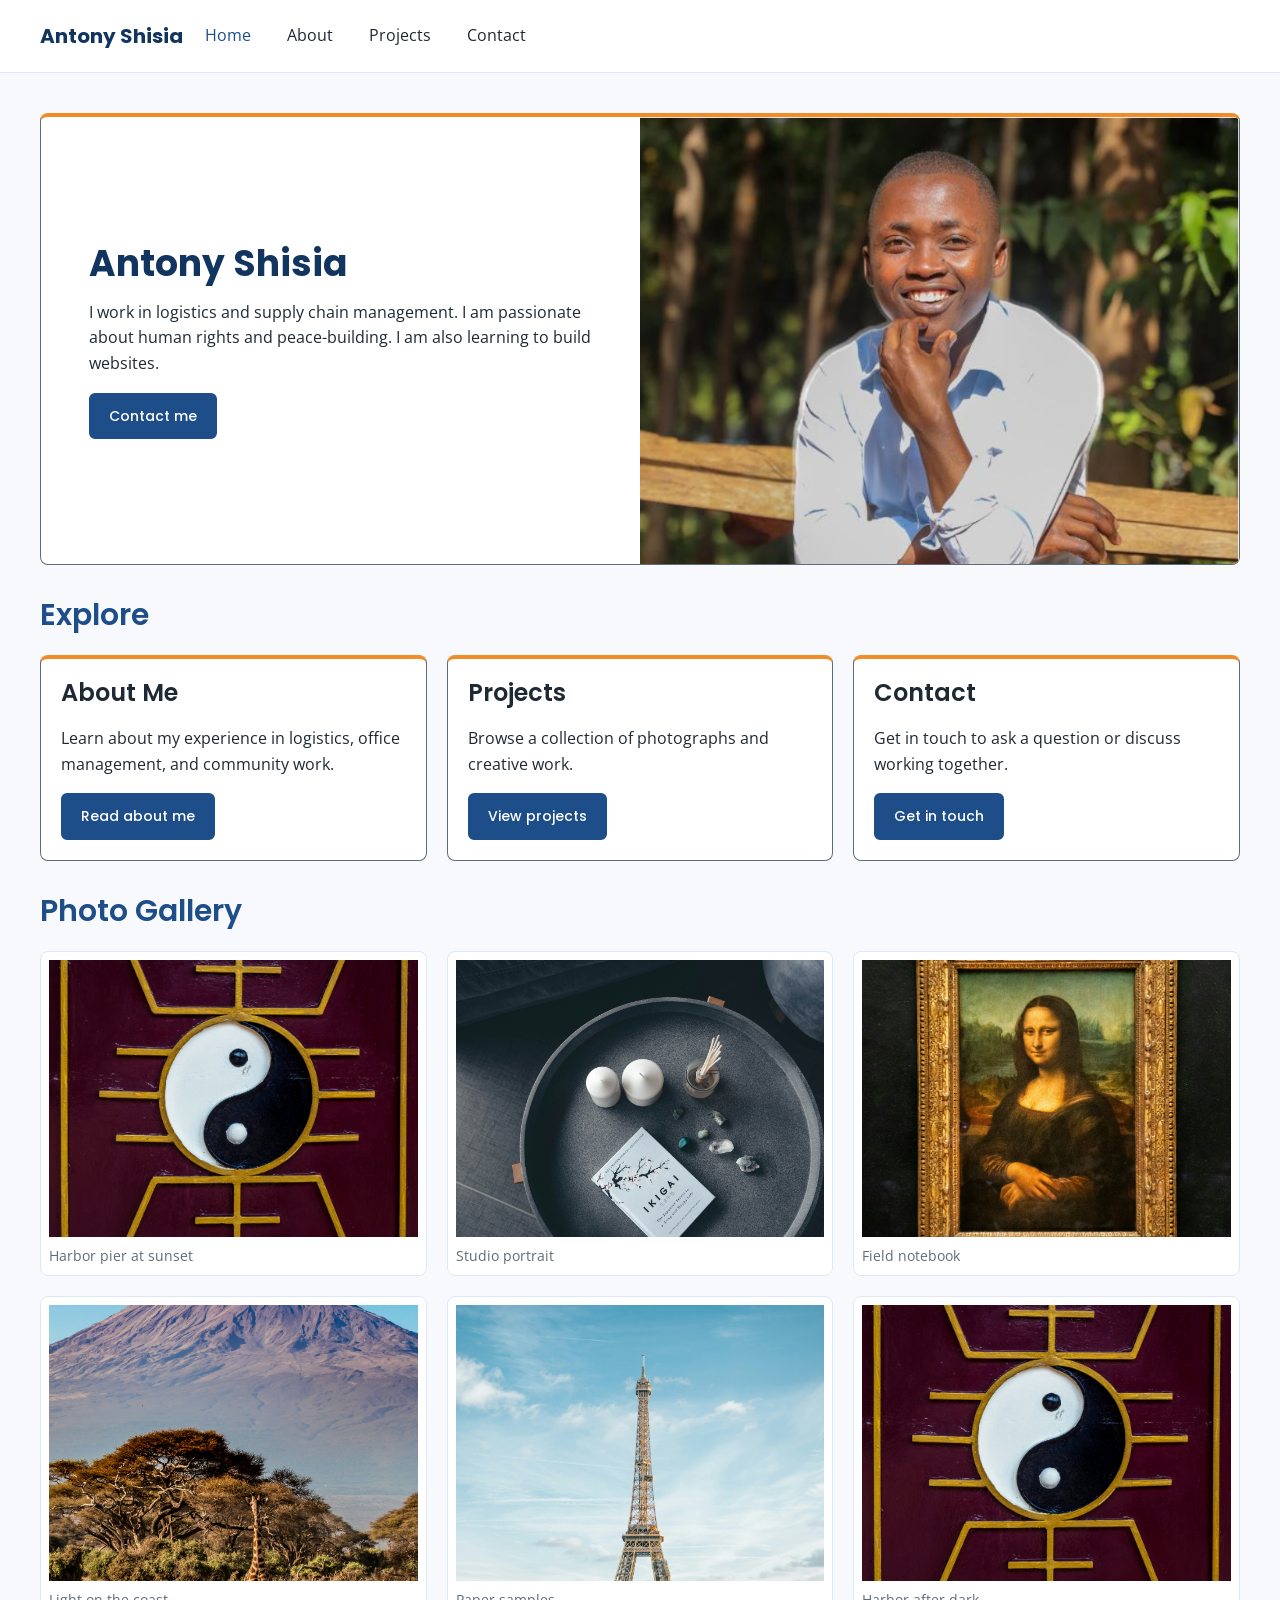
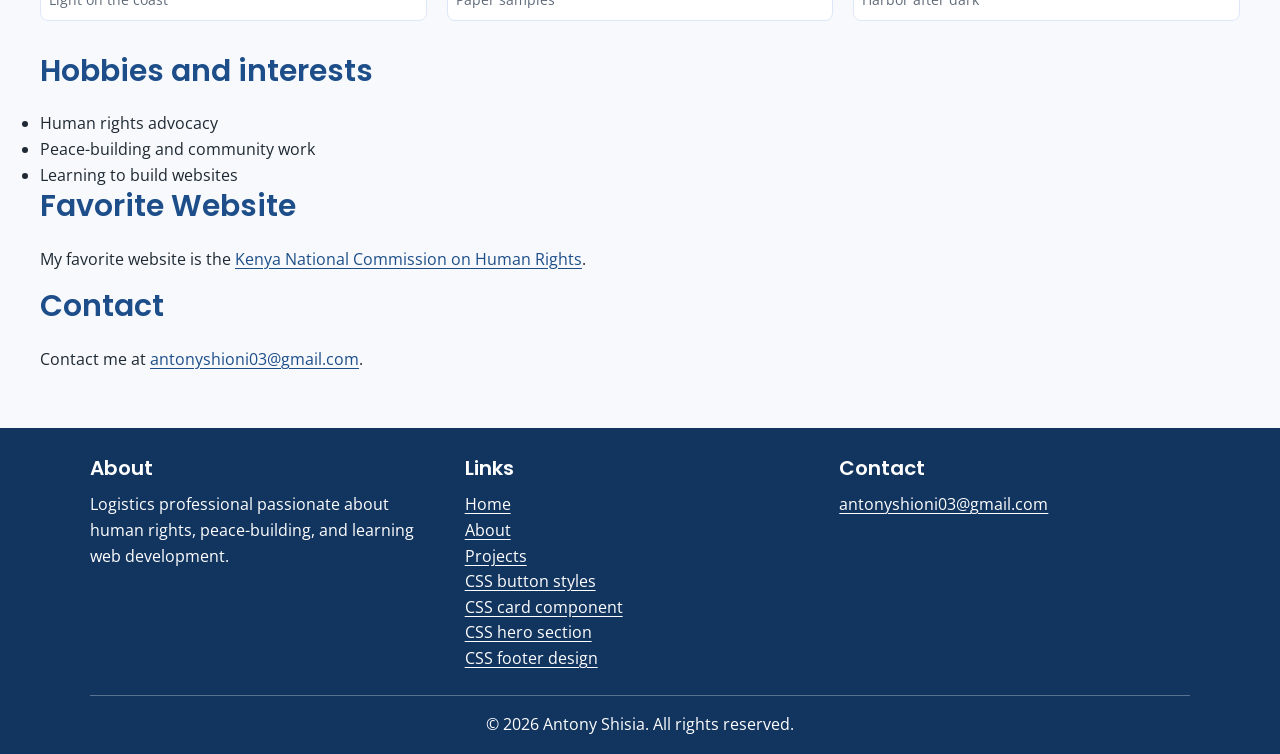
<file: index.html>
<!DOCTYPE html>
<html lang="en">
<head>
    <meta charset="UTF-8">
    <meta name="viewport" content="width=device-width, initial-scale=1.0">
    <title>Antony Shisia | Portfolio</title>
    <link rel="stylesheet" href="styles.css">
</head>
<body>
    <header class="site-header">
        <div class="nav-container">
            <a class="logo" href="index.html">Antony Shisia</a>
            <input class="nav-toggle" type="checkbox" id="nav-toggle" aria-label="Toggle navigation menu" aria-controls="main-navigation">
            <label class="nav-toggle-label" for="nav-toggle" aria-hidden="true">
                <span></span><span></span><span></span>
            </label>
            <nav class="primary-nav" id="main-navigation" aria-label="Main navigation">
                <ul class="nav-links">
                    <li><a href="index.html" aria-current="page">Home</a></li>
                    <li><a href="about.html">About</a></li>
                    <li><a href="projects.html">Projects</a></li>
                    <li><a href="contact.html">Contact</a></li>
                </ul>
            </nav>
        </div>
    </header>
    <main class="page-container home-page">
        <article class="card home-hero">
            <img src="antony.png" alt="Photo of Antony Shisia" width="400">
            <div class="home-hero-content">
                <h1>Antony Shisia</h1>
                <p>
                    I work in logistics and supply chain management. I am passionate about human rights and peace-building. I am also learning to build websites.
                </p>
                <a class="card-button" href="contact.html">Contact me</a>
            </div>
        </article>

        <section class="card-section" aria-labelledby="explore-title">
            <h2 id="explore-title">Explore</h2>
            <div class="card-row">
                <article class="card">
                    <h3>About Me</h3>
                    <p>Learn about my experience in logistics, office management, and community work.</p>
                    <a class="card-button" href="about.html">Read about me</a>
                </article>
                <article class="card">
                    <h3>Projects</h3>
                    <p>Browse a collection of photographs and creative work.</p>
                    <a class="card-button" href="projects.html">View projects</a>
                </article>
                <article class="card">
                    <h3>Contact</h3>
                    <p>Get in touch to ask a question or discuss working together.</p>
                    <a class="card-button" href="contact.html">Get in touch</a>
                </article>
            </div>
        </section>

        <section class="gallery-section" aria-labelledby="gallery-title">
            <h2 id="gallery-title">Photo Gallery</h2>
            <ul class="photo-gallery">
                <li>
                    <figure>
                        <img src="images/alexanderschimmeck-unsplash.jpg" alt="Pier and blue water at sunset">
                        <figcaption>Harbor pier at sunset</figcaption>
                    </figure>
                </li>
                <li>
                    <figure>
                        <img src="images/pixie.jpg" alt="Portrait in warm studio light">
                        <figcaption>Studio portrait</figcaption>
                    </figure>
                </li>
                <li>
                    <figure>
                        <img src="images/jimmy%20unsplash.jpg" alt="Notebook and writing desk in natural light">
                        <figcaption>Field notebook</figcaption>
                    </figure>
                </li>
                <li>
                    <figure>
                        <img src="images/stephan-bechert%20unsplash.jpg" alt="Lighthouse above the coast at dusk">
                        <figcaption>Light on the coast</figcaption>
                    </figure>
                </li>
                <li>
                    <figure>
                        <img src="images/anthonydelanoix%20unsplash.jpg" alt="Paper and layered material samples">
                        <figcaption>Paper samples</figcaption>
                    </figure>
                </li>
                <li>
                    <figure>
                        <img src="images/alexanderschimmeck-unsplash.jpg" alt="Harbor seen at dusk">
                        <figcaption>Harbor after dark</figcaption>
                    </figure>
                </li>
            </ul>
        </section>

        <h2>Hobbies and interests</h2>
        <ul>
            <li>Human rights advocacy</li>
            <li>Peace-building and community work</li>
            <li>Learning to build websites</li>
        </ul>

        <h2>Favorite Website</h2>
        <p>
            My favorite website is the
            <a href="https://www.knchr.org/">Kenya National Commission on Human Rights</a>.
        </p>

        <h2>Contact</h2>
        <p>
            Contact me at
            <a href="mailto:antonyshioni03@gmail.com">antonyshioni03@gmail.com</a>.
        </p>
    </main>
    <footer class="site-footer">
        <div class="footer-columns">
            <section aria-labelledby="footer-about-title">
                <h2 id="footer-about-title">About</h2>
                <p>Logistics professional passionate about human rights, peace-building, and learning web development.</p>
            </section>
            <nav aria-labelledby="footer-links-title">
                <h2 id="footer-links-title">Links</h2>
                <ul>
                    <li><a href="index.html">Home</a></li>
                    <li><a href="about.html">About</a></li>
                    <li><a href="projects.html">Projects</a></li>
                    <li><a href="css-day-1-buttons.html">CSS button styles</a></li>
                    <li><a href="css-day-2-card.html">CSS card component</a></li>
                    <li><a href="css-day-3-hero.html">CSS hero section</a></li>
                    <li><a href="css-day-5-footer.html">CSS footer design</a></li>
                </ul>
            </nav>
            <section aria-labelledby="footer-contact-title">
                <h2 id="footer-contact-title">Contact</h2>
                <p><a href="mailto:antonyshioni03@gmail.com">antonyshioni03@gmail.com</a></p>
            </section>
        </div>
        <p class="copyright">&copy; 2026 Antony Shisia. All rights reserved.</p>
    </footer>
</body>
</html>
</file>
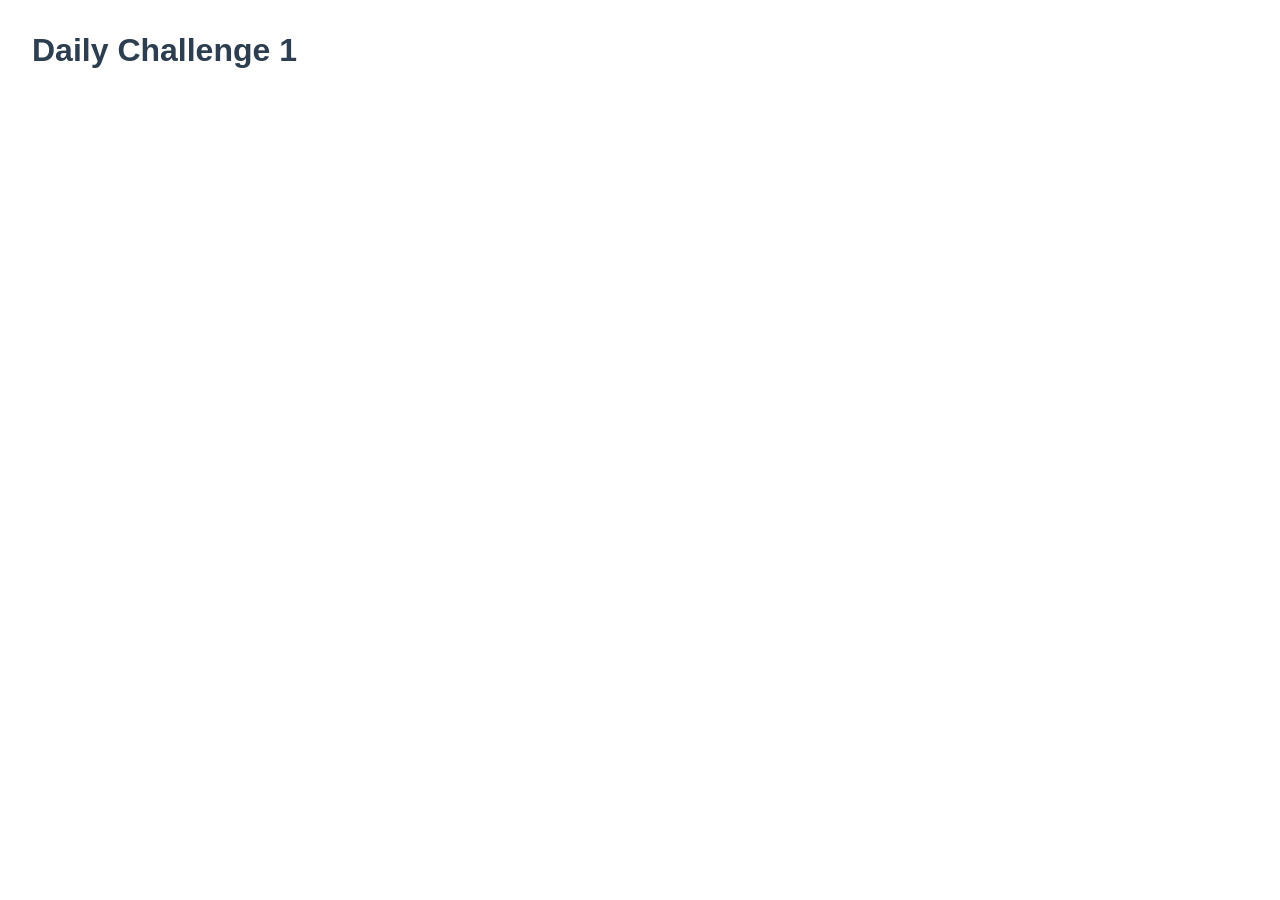
<file: src/index.html>
<!DOCTYPE html>
<html lang="en">
<head>
  <meta charset="UTF-8">
  <meta name="viewport" content="width=device-width, initial-scale=1.0">
  <title>Daily Challenge 1</title>
  <link rel="stylesheet" href="css/style.css">
</head>
<body>
  <h1>Daily Challenge 1</h1>

  <script src="js/app.js"></script>
</body>
</html>
</file>
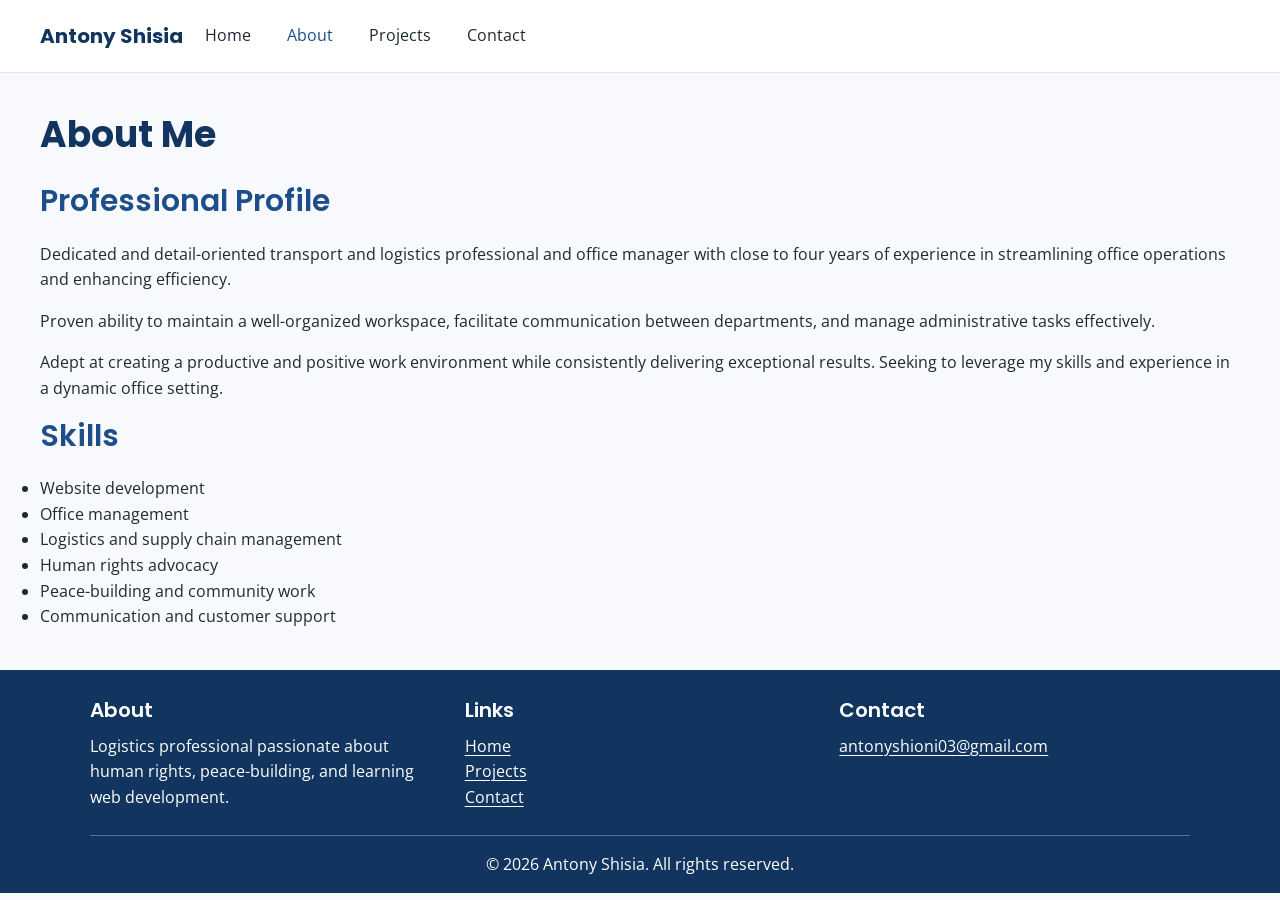
<file: about.html>
<!DOCTYPE html>
<html lang="en">
<head>
    <meta charset="UTF-8">
    <meta name="viewport" content="width=device-width, initial-scale=1.0">
    <title>About | Antony Shisia</title>
    <link rel="stylesheet" href="styles.css">
</head>
<body>
    <header class="site-header">
        <div class="nav-container">
            <a class="logo" href="index.html">Antony Shisia</a>
            <input class="nav-toggle" type="checkbox" id="nav-toggle" aria-label="Toggle navigation menu" aria-controls="main-navigation">
            <label class="nav-toggle-label" for="nav-toggle" aria-hidden="true">
                <span></span><span></span><span></span>
            </label>
            <nav class="primary-nav" id="main-navigation" aria-label="Main navigation">
                <ul class="nav-links">
                    <li><a href="index.html">Home</a></li>
                    <li><a href="about.html" aria-current="page">About</a></li>
                    <li><a href="projects.html">Projects</a></li>
                    <li><a href="contact.html">Contact</a></li>
                </ul>
            </nav>
        </div>
    </header>
    <main class="page-container">
        <h1>About Me</h1>

        <section aria-labelledby="profile-title">
            <h2 id="profile-title">Professional Profile</h2>
            <p>Dedicated and detail-oriented transport and logistics professional and office manager with close to four years of experience in streamlining office operations and enhancing efficiency.</p>
            <p>Proven ability to maintain a well-organized workspace, facilitate communication between departments, and manage administrative tasks effectively.</p>
            <p>Adept at creating a productive and positive work environment while consistently delivering exceptional results. Seeking to leverage my skills and experience in a dynamic office setting.</p>
        </section>

        <section aria-labelledby="skills-title">
            <h2 id="skills-title">Skills</h2>
            <ul>
                <li>Website development</li>
                <li>Office management</li>
                <li>Logistics and supply chain management</li>
                <li>Human rights advocacy</li>
                <li>Peace-building and community work</li>
                <li>Communication and customer support</li>
            </ul>
        </section>
    </main>
    <footer class="site-footer">
        <div class="footer-columns">
            <section aria-labelledby="footer-about-title">
                <h2 id="footer-about-title">About</h2>
                <p>Logistics professional passionate about human rights, peace-building, and learning web development.</p>
            </section>
            <nav aria-labelledby="footer-links-title">
                <h2 id="footer-links-title">Links</h2>
                <ul>
                    <li><a href="index.html">Home</a></li>
                    <li><a href="projects.html">Projects</a></li>
                    <li><a href="contact.html">Contact</a></li>
                </ul>
            </nav>
            <section aria-labelledby="footer-contact-title">
                <h2 id="footer-contact-title">Contact</h2>
                <p><a href="mailto:antonyshioni03@gmail.com">antonyshioni03@gmail.com</a></p>
            </section>
        </div>
        <p class="copyright">&copy; 2026 Antony Shisia. All rights reserved.</p>
    </footer>
</body>
</html>
</file>
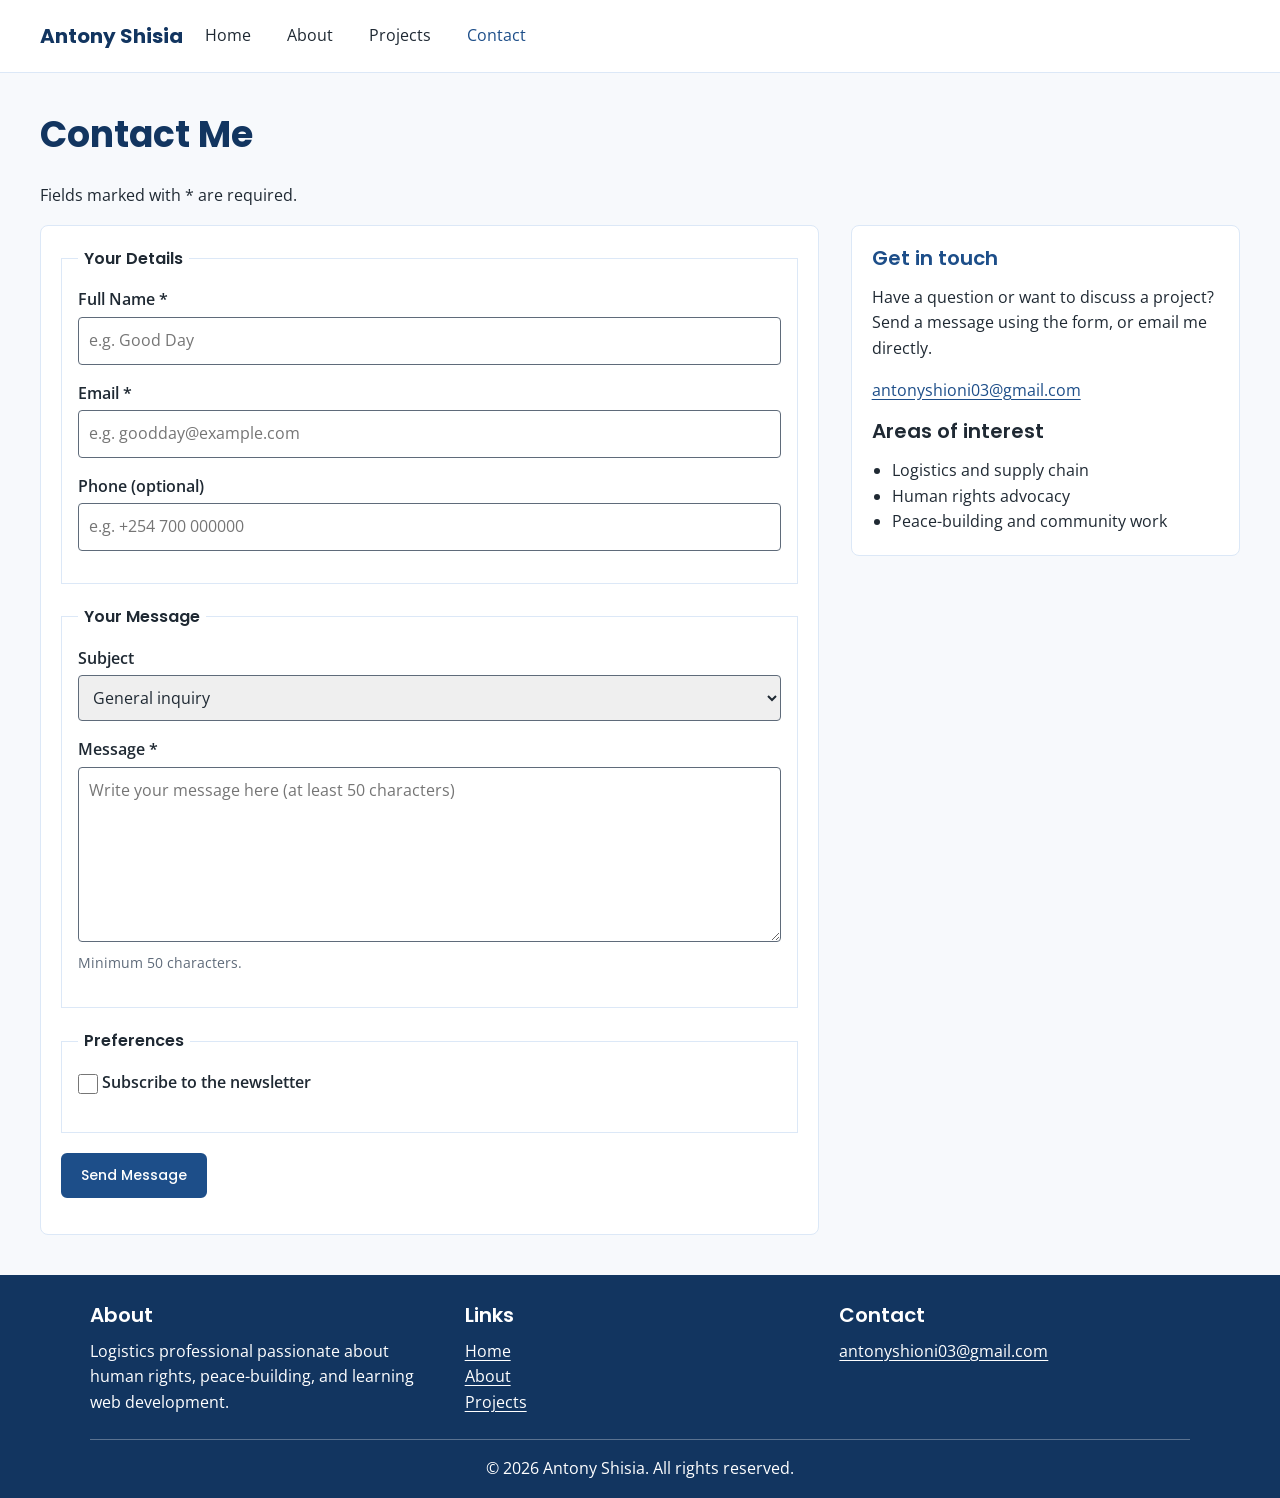
<file: contact.html>
<!DOCTYPE html>
<html lang="en">
<head>
    <meta charset="UTF-8">
    <meta name="viewport" content="width=device-width, initial-scale=1.0">
    <title>Contact Me</title>
    <link rel="stylesheet" href="styles.css">
</head>
<body>
    <header class="site-header">
        <div class="nav-container">
            <a class="logo" href="index.html">Antony Shisia</a>
            <input class="nav-toggle" type="checkbox" id="nav-toggle" aria-label="Toggle navigation menu" aria-controls="main-navigation">
            <label class="nav-toggle-label" for="nav-toggle" aria-hidden="true">
                <span></span><span></span><span></span>
            </label>
            <nav class="primary-nav" id="main-navigation" aria-label="Main navigation">
                <ul class="nav-links">
                    <li><a href="index.html">Home</a></li>
                    <li><a href="about.html">About</a></li>
                    <li><a href="projects.html">Projects</a></li>
                    <li><a href="contact.html" aria-current="page">Contact</a></li>
                </ul>
            </nav>
        </div>
    </header>
    <main class="page-container">
        <h1>Contact Me</h1>
        <p>Fields marked with <span aria-hidden="true">*</span> are required.</p>

        <div class="contact-layout">
            <section class="contact-form-panel" aria-label="Contact form">
                <!-- Replace YOUR_FORM_ID with the ID from your Formspree form endpoint -->
                <form action="https://formspree.io/f/YOUR_FORM_ID" method="POST">
                    <fieldset>
                        <legend>Your Details</legend>
                        <p>
                            <label for="full-name">Full Name <span aria-hidden="true">*</span></label><br>
                            <input
                                type="text"
                                id="full-name"
                                name="full_name"
                                placeholder="e.g. Good Day"
                                autocomplete="name"
                                required>
                        </p>
                        <p>
                            <label for="email">Email <span aria-hidden="true">*</span></label><br>
                            <input
                                type="email"
                                id="email"
                                name="email"
                                placeholder="e.g. goodday@example.com"
                                autocomplete="email"
                                required>
                        </p>
                        <p>
                            <label for="phone">Phone (optional)</label><br>
                            <input
                                type="tel"
                                id="phone"
                                name="phone"
                                placeholder="e.g. +254 700 000000"
                                autocomplete="tel">
                        </p>
                    </fieldset>

                    <fieldset>
                        <legend>Your Message</legend>
                        <p>
                            <label for="subject">Subject</label><br>
                            <select id="subject" name="subject">
                                <option value="general">General inquiry</option>
                                <option value="support">Support</option>
                                <option value="feedback">Feedback</option>
                            </select>
                        </p>
                        <p>
                            <label for="message">Message <span aria-hidden="true">*</span></label><br>
                            <textarea
                                id="message"
                                name="message"
                                rows="6"
                                cols="40"
                                minlength="50"
                                placeholder="Write your message here (at least 50 characters)"
                                aria-describedby="message-hint"
                                required></textarea>
                            <br>
                            <small id="message-hint">Minimum 50 characters.</small>
                        </p>
                    </fieldset>

                    <fieldset>
                        <legend>Preferences</legend>
                        <p>
                            <input type="checkbox" id="newsletter" name="newsletter" value="yes">
                            <label for="newsletter">Subscribe to the newsletter</label>
                        </p>
                    </fieldset>

                    <p>
                        <button type="submit">Send Message</button>
                    </p>
                </form>
            </section>
            <aside class="contact-sidebar">
                <h2>Get in touch</h2>
                <p>Have a question or want to discuss a project? Send a message using the form, or email me directly.</p>
                <p><a href="mailto:antonyshioni03@gmail.com">antonyshioni03@gmail.com</a></p>
                <h3>Areas of interest</h3>
                <ul>
                    <li>Logistics and supply chain</li>
                    <li>Human rights advocacy</li>
                    <li>Peace-building and community work</li>
                </ul>
            </aside>
        </div>
    </main>
    <footer class="site-footer">
        <div class="footer-columns">
            <section aria-labelledby="footer-about-title">
                <h2 id="footer-about-title">About</h2>
                <p>Logistics professional passionate about human rights, peace-building, and learning web development.</p>
            </section>
            <nav aria-labelledby="footer-links-title">
                <h2 id="footer-links-title">Links</h2>
                <ul>
                    <li><a href="index.html">Home</a></li>
                    <li><a href="about.html">About</a></li>
                    <li><a href="projects.html">Projects</a></li>
                </ul>
            </nav>
            <section aria-labelledby="footer-contact-title">
                <h2 id="footer-contact-title">Contact</h2>
                <p><a href="mailto:antonyshioni03@gmail.com">antonyshioni03@gmail.com</a></p>
            </section>
        </div>
        <p class="copyright">&copy; 2026 Antony Shisia. All rights reserved.</p>
    </footer>
</body>
</html>
</file>
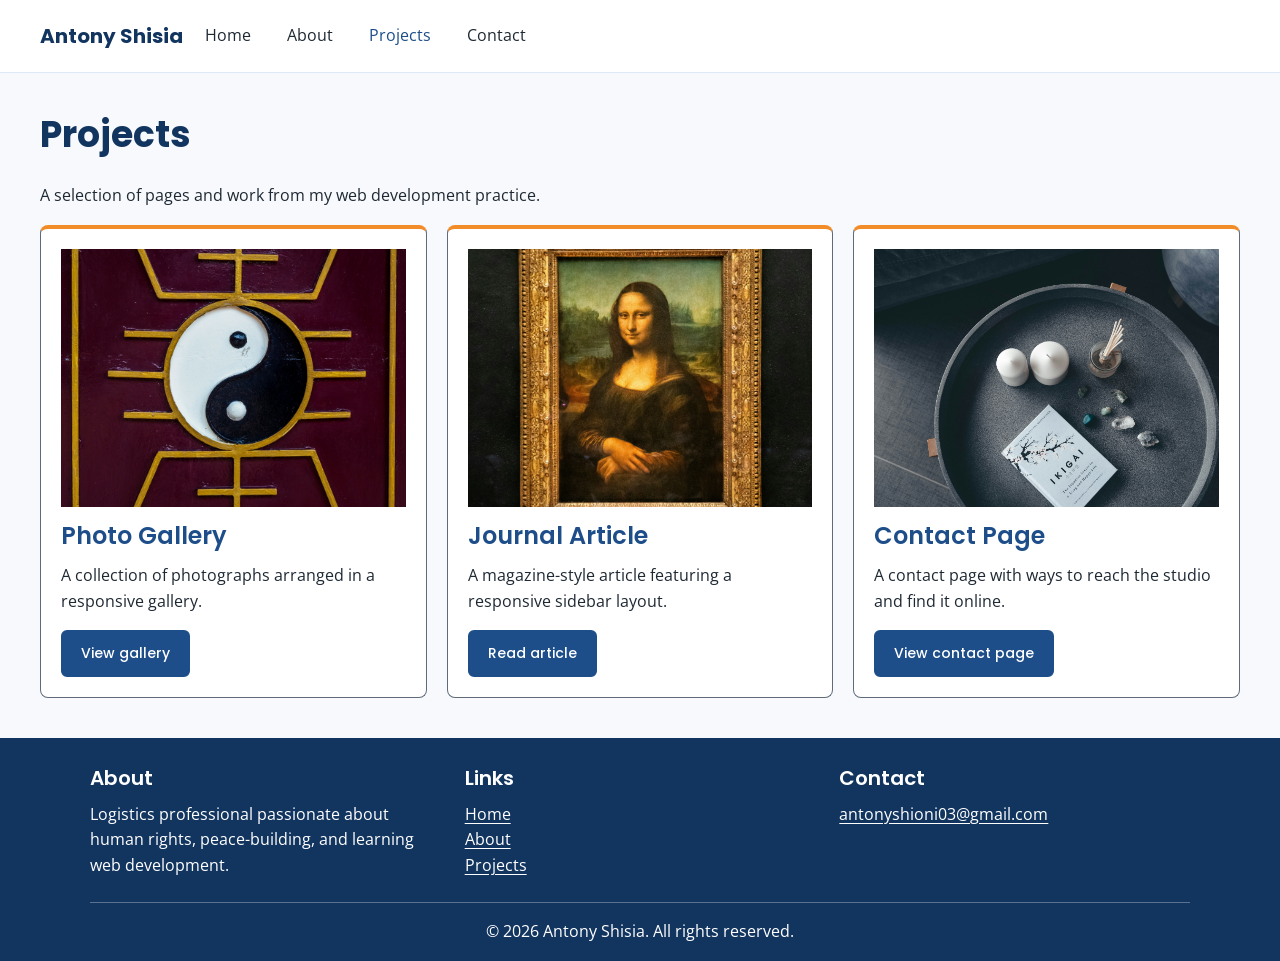
<file: projects.html>
<!DOCTYPE html>
<html lang="en">
<head>
    <meta charset="UTF-8">
    <meta name="viewport" content="width=device-width, initial-scale=1.0">
    <title>Projects | Antony Shisia</title>
    <link rel="stylesheet" href="styles.css">
</head>
<body>
    <header class="site-header">
        <div class="nav-container">
            <a class="logo" href="index.html">Antony Shisia</a>
            <input class="nav-toggle" type="checkbox" id="nav-toggle" aria-label="Toggle navigation menu" aria-controls="main-navigation">
            <label class="nav-toggle-label" for="nav-toggle" aria-hidden="true">
                <span></span><span></span><span></span>
            </label>
            <nav class="primary-nav" id="main-navigation" aria-label="Main navigation">
                <ul class="nav-links">
                    <li><a href="index.html">Home</a></li>
                    <li><a href="about.html">About</a></li>
                    <li><a href="projects.html" aria-current="page">Projects</a></li>
                    <li><a href="contact.html">Contact</a></li>
                </ul>
            </nav>
        </div>
    </header>

    <main class="page-container">
        <h1>Projects</h1>
        <p>A selection of pages and work from my web development practice.</p>

        <ul class="project-grid">
            <li>
                <article class="card project-card">
                    <img src="images/alexanderschimmeck-unsplash.jpg" alt="Pier and blue water at sunset">
                    <h2>Photo Gallery</h2>
                    <p>A collection of photographs arranged in a responsive gallery.</p>
                    <a class="card-button" href="day-4-gallery.html">View gallery</a>
                </article>
            </li>
            <li>
                <article class="card project-card">
                    <img src="images/jimmy%20unsplash.jpg" alt="Notebook and writing desk in natural light">
                    <h2>Journal Article</h2>
                    <p>A magazine-style article featuring a responsive sidebar layout.</p>
                    <a class="card-button" href="day-5-blog-post.html">Read article</a>
                </article>
            </li>
            <li>
                <article class="card project-card">
                    <img src="images/pixie.jpg" alt="Portrait in warm studio light">
                    <h2>Contact Page</h2>
                    <p>A contact page with ways to reach the studio and find it online.</p>
                    <a class="card-button" href="day-3-contact.html">View contact page</a>
                </article>
            </li>
        </ul>
    </main>

    <footer class="site-footer">
        <div class="footer-columns">
            <section aria-labelledby="footer-about-title">
                <h2 id="footer-about-title">About</h2>
                <p>Logistics professional passionate about human rights, peace-building, and learning web development.</p>
            </section>
            <nav aria-labelledby="footer-links-title">
                <h2 id="footer-links-title">Links</h2>
                <ul>
                    <li><a href="index.html">Home</a></li>
                    <li><a href="about.html">About</a></li>
                    <li><a href="projects.html">Projects</a></li>
                </ul>
            </nav>
            <section aria-labelledby="footer-contact-title">
                <h2 id="footer-contact-title">Contact</h2>
                <p><a href="mailto:antonyshioni03@gmail.com">antonyshioni03@gmail.com</a></p>
            </section>
        </div>
        <p class="copyright">&copy; 2026 Antony Shisia. All rights reserved.</p>
    </footer>
</body>
</html>
</file>
<file: styles.css>
/* ===== Fonts ===== */
@import url("https://fonts.googleapis.com/css2?family=Open+Sans:wght@400;600&family=Poppins:wght@500;600;700&display=swap");

/* ===== Design tokens ===== */
:root {
    /* Font families */
    --font-heading: "Poppins", sans-serif;
    --font-body: "Open Sans", sans-serif;

    /* Type scale */
    --font-xs: 0.75rem;    /* 12px */
    --font-sm: 0.875rem;   /* 14px */
    --font-base: 1rem;     /* 16px */
    --font-lg: 1.125rem;   /* 18px */
    --font-xl: 1.25rem;    /* 20px */
    --font-2xl: 1.5rem;    /* 24px */
    --font-3xl: 1.875rem;  /* 30px */
    --font-4xl: 2.25rem;   /* 36px */

    /* Colour system */
    --color-primary: #1D4E89;
    --color-secondary: #F28C28;
    --color-background: #F7F9FC;
    --color-text: #1F2933;
    --color-muted: #5F6B7A;

    /* Variations */
    --color-primary-light: #DCE8F7;
    --color-primary-dark: #123560;
    --color-surface: #FFFFFF;
}

* {
    margin: 0;
    padding: 0;
    box-sizing: border-box;
}

/* ===== Base ===== */
body {
    font-family: var(--font-body);
    font-size: var(--font-base);
    line-height: 1.6;
    color: var(--color-text);
    background-color: var(--color-background);
}

img {
    max-width: 100%;
}

/* ===== Headings ===== */
h1, h2, h3, h4, h5, h6 {
    font-family: var(--font-heading);
    color: var(--color-text);
    line-height: 1.2;
    margin: 0 0 0.75em;
}

h1 { font-size: var(--font-4xl); font-weight: 700; color: var(--color-primary-dark); }
h2 { font-size: var(--font-3xl); font-weight: 600; color: var(--color-primary); }
h3 { font-size: var(--font-2xl); font-weight: 600; }
h4 { font-size: var(--font-xl);  font-weight: 500; }
h5 { font-size: var(--font-lg);  font-weight: 500; }
h6 { font-size: var(--font-base); font-weight: 500; }

/* ===== Text ===== */
p {
    font-size: var(--font-base);
    margin-bottom: 1em;
}

small,
.small-text {
    font-size: var(--font-sm);
    color: var(--color-muted);
}

/* ===== Links ===== */
a {
    color: var(--color-primary);
    text-decoration: underline;
    text-underline-offset: 3px;
    transition: color 0.3s ease;
}

a:hover {
    color: var(--color-primary);
    text-decoration-color: var(--color-secondary);
}

a:focus-visible,
button:focus-visible,
input:focus-visible,
select:focus-visible,
textarea:focus-visible {
    outline: 2px solid var(--color-primary);
    outline-offset: 2px;
}

/* ===== Navigation ===== */
.site-header {
    background-color: var(--color-surface);
    border-bottom: 1px solid var(--color-primary-light);
}

.nav-container {
    display: flex;
    flex-wrap: wrap;
    align-items: center;
    gap: 8px 16px;
    width: calc(100% - 32px);
    min-height: 64px;
    margin: 0 auto;
    padding: 8px 0;
}

.logo {
    color: var(--color-primary-dark);
    font-family: var(--font-heading);
    font-size: var(--font-xl);
    font-weight: 700;
    text-decoration: none;
}

.nav-toggle {
    position: absolute;
    width: 1px;
    height: 1px;
    overflow: hidden;
    clip: rect(0, 0, 0, 0);
    white-space: nowrap;
    clip-path: inset(50%);
}

.nav-toggle-label {
    display: flex;
    width: 44px;
    height: 44px;
    flex-direction: column;
    align-items: center;
    justify-content: center;
    gap: 5px;
    margin-left: auto;
    border: 1px solid var(--color-primary-light);
    border-radius: 6px;
    cursor: pointer;
    transition: background-color 0.3s ease, border-color 0.3s ease;
}

.nav-toggle-label:hover {
    border-color: var(--color-primary);
    background-color: var(--color-primary-light);
}

.nav-toggle-label span {
    display: block;
    width: 20px;
    height: 2px;
    background-color: var(--color-primary-dark);
}

.nav-toggle:focus-visible + .nav-toggle-label {
    outline: 2px solid var(--color-primary);
    outline-offset: 2px;
}

.primary-nav {
    flex-basis: 100%;
}

.nav-links {
    display: none;
    gap: 4px;
    list-style: none;
}

.nav-toggle:checked ~ .primary-nav .nav-links {
    display: grid;
}

.nav-links a {
    display: block;
    padding: 10px 8px;
    color: var(--color-text);
    text-decoration: none;
}

.nav-links a:hover,
.nav-links a[aria-current="page"] {
    color: var(--color-primary);
}

.nav-links a:hover {
    text-decoration: underline;
    text-underline-offset: 4px;
}

.page-container {
    width: calc(100% - 32px);
    margin: 0 auto;
    padding: 28px 0;
}

/* ===== Buttons ===== */
.btn,
.card-button,
.contact-form-panel button {
    display: inline-block;
    padding: 10px 18px;
    border: 2px solid var(--color-primary);
    border-radius: 6px;
    background-color: var(--color-primary);
    color: #fff;
    font-family: var(--font-heading);
    font-size: var(--font-sm);
    font-weight: 500;
    text-decoration: none;
    cursor: pointer;
    transition: transform 0.3s ease, box-shadow 0.3s ease, background-color 0.3s ease, border-color 0.3s ease;
}

.btn:hover,
.card-button:hover,
.contact-form-panel button:hover {
    transform: translateY(-2px);
    box-shadow: 0 4px 6px rgb(0 0 0 / 10%);
    background-color: var(--color-primary-dark);
    border-color: var(--color-primary-dark);
    color: #fff;
}

/* Accent button */
.btn-secondary {
    background-color: var(--color-secondary);
    border-color: var(--color-secondary);
    color: var(--color-text);
}

.btn-secondary:hover {
    background-color: #d97a1c;
    border-color: #d97a1c;
    color: var(--color-text);
}

/* ===== Card ===== */
.card {
    display: flex;
    flex-direction: column;
    width: 300px;
    padding: 20px;
    border: 1px solid var(--color-muted);
    border-top: 4px solid var(--color-secondary);
    border-radius: 8px;
    background-color: var(--color-surface);
    transition: box-shadow 0.3s ease;
}

.card:hover {
    box-shadow: 0 10px 20px rgb(0 0 0 / 10%);
}

.card img {
    display: block;
    width: 100%;
    height: auto;
    margin-bottom: 15px;
}

.card h1 {
    margin-bottom: 15px;
    font-size: var(--font-2xl);
}

.card-button {
    align-self: flex-start;
    margin-top: 16px;
}

.card-section {
    margin: 32px 0;
}

.card-row {
    display: grid;
    grid-template-columns: 1fr;
    gap: 20px;
}

.card-row .card {
    width: auto;
}

.card-row .card-button {
    margin-top: auto;
}

/* ===== Photo gallery ===== */
.gallery-section {
    margin: 32px 0;
}

.photo-gallery {
    display: grid;
    grid-template-columns: 1fr;
    gap: 20px;
    list-style: none;
}

.photo-gallery figure {
    height: 100%;
    padding: 8px;
    border: 1px solid var(--color-primary-light);
    border-radius: 8px;
    background-color: var(--color-surface);
}

.photo-gallery img {
    display: block;
    width: 100%;
    aspect-ratio: 4 / 3;
    object-fit: cover;
}

.photo-gallery figcaption {
    padding-top: 8px;
    color: var(--color-muted);
    font-size: var(--font-sm);
}

/* ===== Projects grid ===== */
.project-grid {
    display: grid;
    grid-template-columns: 1fr;
    align-items: stretch;
    gap: 20px;
    list-style: none;
}

.project-card {
    width: auto;
    min-width: 0;
}

.project-card img {
    aspect-ratio: 4 / 3;
    object-fit: cover;
}

.project-card h2 {
    margin-bottom: 12px;
    font-size: var(--font-2xl);
}

.project-card .card-button {
    margin-top: auto;
}

.home-hero {
    display: grid;
    grid-template-columns: 1fr;
    width: 100%;
    padding: 0;
    overflow: hidden;
}

.home-hero img {
    width: 100%;
    height: auto;
    aspect-ratio: 4 / 3;
    margin: 0;
    object-fit: cover;
}

.home-hero-content {
    padding: 20px;
}

.home-hero-content h1 {
    font-size: clamp(2rem, 8vw, var(--font-4xl));
}

.home-hero-content p {
    margin-bottom: 0;
}

.home-hero .card-button {
    margin-top: 16px;
}

/* ===== Contact form ===== */
.contact-layout {
    display: grid;
    grid-template-columns: 1fr;
    gap: 24px;
    align-items: start;
}

.contact-form-panel,
.contact-sidebar {
    min-width: 0;
    padding: 20px;
    border: 1px solid var(--color-primary-light);
    border-radius: 8px;
    background-color: var(--color-surface);
}

.contact-form-panel form,
.contact-form-panel fieldset,
.contact-form-panel input:not([type="checkbox"]),
.contact-form-panel select,
.contact-form-panel textarea {
    width: 100%;
}

.contact-form-panel fieldset {
    min-width: 0;
    margin-bottom: 20px;
    padding: 16px;
    border: 1px solid var(--color-primary-light);
}

.contact-form-panel legend {
    padding: 0 6px;
    font-family: var(--font-heading);
    font-weight: 600;
}

.contact-form-panel label {
    display: inline-block;
    margin-bottom: 4px;
    font-weight: 600;
}

.contact-form-panel input:not([type="checkbox"]),
.contact-form-panel select,
.contact-form-panel textarea {
    min-height: 44px;
    padding: 10px;
    border: 1px solid var(--color-muted);
    border-radius: 4px;
    color: var(--color-text);
    font: inherit;
}

.contact-form-panel textarea {
    resize: vertical;
}

.contact-form-panel input[type="checkbox"] {
    width: 20px;
    height: 20px;
    vertical-align: middle;
}

.contact-form-panel button {
    min-height: 44px;
}

.contact-form-panel button:focus-visible {
    outline-offset: 3px;
}

.contact-sidebar h2,
.contact-sidebar h3 {
    font-size: var(--font-xl);
}

.contact-sidebar ul {
    padding-left: 20px;
}

/* ===== Footer ===== */
.site-footer {
    padding: 28px 16px 16px;
    background-color: var(--color-primary-dark);
    color: var(--color-surface);
}

.footer-columns {
    display: grid;
    grid-template-columns: 1fr;
    gap: 20px;
}

.footer-columns h2 {
    margin-bottom: 12px;
    color: var(--color-surface);
    font-size: var(--font-xl);
}

.footer-columns p {
    margin-bottom: 0;
}

.footer-columns ul {
    list-style: none;
}

.site-footer a {
    color: var(--color-surface);
}

.site-footer a:hover {
    color: var(--color-secondary);
}

.copyright {
    margin: 24px 0 0;
    padding-top: 16px;
    border-top: 1px solid rgb(255 255 255 / 30%);
    text-align: center;
}

/* ===== Section backgrounds ===== */
.section-light {
    background-color: var(--color-primary-light);
    padding: 40px 20px;
}

/* Tablet */
@media (min-width: 768px) {
    .nav-container {
        width: calc(100% - 48px);
        min-height: 72px;
        flex-wrap: nowrap;
    }

    .nav-toggle-label {
        display: none;
    }

    .primary-nav {
        flex-basis: auto;
    }

    .nav-links,
    .nav-toggle:checked ~ .primary-nav .nav-links {
        display: flex;
        align-items: center;
        justify-content: flex-end;
        flex-wrap: wrap;
        gap: 4px 12px;
    }

    .nav-links a {
        padding: 10px 6px;
    }

    .page-container {
        width: calc(100% - 48px);
        padding: 40px 0;
    }

    .photo-gallery {
        grid-template-columns: repeat(2, minmax(0, 1fr));
    }

    .project-grid {
        grid-template-columns: repeat(3, minmax(0, 1fr));
    }

    .footer-columns {
        grid-template-columns: repeat(3, minmax(0, 1fr));
        gap: 24px;
    }
}

/* Desktop */
@media (min-width: 1024px) {
    .nav-container,
    .page-container {
        width: min(1100px, calc(100% - 64px));
    }

    .nav-links {
        gap: 4px 24px;
    }

    .home-hero {
        grid-template-columns: minmax(0, 1fr) minmax(0, 1fr);
        align-items: stretch;
    }

    .home-hero img {
        grid-column: 2;
        grid-row: 1;
        height: 100%;
        min-height: 300px;
        aspect-ratio: auto;
    }

    .home-hero-content {
        grid-column: 1;
        grid-row: 1;
        align-self: center;
        padding: 36px;
    }

    .card-row {
        grid-template-columns: repeat(3, minmax(0, 1fr));
    }

    .photo-gallery {
        grid-template-columns: repeat(3, minmax(0, 1fr));
    }

    .contact-layout {
        grid-template-columns: minmax(0, 2fr) minmax(16rem, 1fr);
        gap: 32px;
    }

    .site-footer {
        padding-inline: max(32px, calc((100% - 1100px) / 2));
    }
}

/* Large desktop */
@media (min-width: 1280px) {
    .nav-container,
    .page-container {
        width: min(1200px, calc(100% - 80px));
    }

    .home-hero-content {
        padding: 48px;
    }
}

@media (prefers-reduced-motion: reduce) {
    *,
    *::before,
    *::after {
        scroll-behavior: auto !important;
        transition-duration: 0.01ms !important;
        animation-duration: 0.01ms !important;
        animation-iteration-count: 1 !important;
    }
}

/* ===== Box model demo ===== */
.container {
    background-color: #cfe2ff;
    padding: 10px;
    max-width: 500px;
}

.box {
    width: 200px;
    box-sizing: content-box; /* shows the classic box model */
}

/* 1. Content */
.content-box {
    background-color: #ffd166;
    height: 60px;
}

/* 2. Padding: bigger click area */
.padding-box {
    display: block;
    padding: 30px;
    background-color: #90e0a8;
    color: #263238;
    text-decoration: none;
    margin-top: 10px;
}
.padding-box:hover {
    background-color: #52b788;
}

/* 3. Border */
.border-box {
    border: 6px solid #d62828;
    padding: 20px;
    background-color: white;
    margin-top: 10px;
}

/* 4. Margin: space between boxes */
.margin-box {
    border: 2px solid #333;
    padding: 10px;
    background-color: #f8c8dc;
    margin: 40px 0;
}

/* ===== Debug exercise ===== */
.broken-box {
    box-sizing: border-box;
    width: 300px;
    padding: 20px;
    border: none;
}

/* ===== CSS Day 1: Buttons ===== */
.challenge-page {
    min-height: 100vh;
}

.challenge-header {
    display: flex;
    flex-wrap: wrap;
    align-items: center;
    justify-content: space-between;
    gap: 12px 24px;
    padding: 16px max(16px, calc((100% - 1100px) / 2));
    background-color: var(--color-surface);
    border-bottom: 1px solid var(--color-primary-light);
}

.challenge-header > a {
    color: var(--color-primary-dark);
    font-family: var(--font-heading);
    font-size: var(--font-xl);
    font-weight: 700;
    text-decoration: none;
}

.challenge-header nav {
    display: flex;
    flex-wrap: wrap;
    gap: 8px 16px;
}

.challenge-header nav a {
    font-size: var(--font-sm);
}

.challenge-header nav a[aria-current="page"] {
    font-weight: 700;
}

.challenge-main {
    width: min(100% - 32px, 1000px);
    margin: 0 auto;
    padding: 40px 0;
}

.button-showcase {
    display: flex;
    flex-wrap: wrap;
    align-items: center;
    gap: 16px;
    margin-top: 28px;
    padding: 24px;
    border: 1px solid var(--color-primary-light);
    border-radius: 12px;
    background-color: var(--color-surface);
}

.demo-button {
    display: inline-flex;
    min-height: 46px;
    align-items: center;
    justify-content: center;
    padding: 10px 18px;
    border: 2px solid transparent;
    border-radius: 6px;
    font: 600 var(--font-base) / 1.2 var(--font-heading);
    text-align: center;
    text-decoration: none;
    cursor: pointer;
    transition: transform 0.3s ease, box-shadow 0.3s ease, background-color 0.3s ease, color 0.3s ease, border-color 0.3s ease;
}

.demo-button:hover:not(:disabled) {
    transform: translateY(-2px);
    box-shadow: 0 4px 6px rgb(0 0 0 / 10%);
}

.demo-button-primary {
    border-color: var(--color-primary);
    background-color: var(--color-primary);
    color: var(--color-surface);
}

.demo-button-primary:hover {
    border-color: var(--color-primary-dark);
    background-color: var(--color-primary-dark);
    color: var(--color-surface);
}

.demo-button-secondary {
    border-color: var(--color-primary);
    background-color: transparent;
    color: var(--color-primary);
}

.demo-button-secondary:hover {
    background-color: var(--color-primary-light);
}

.demo-button-danger {
    border-color: #b42318;
    background-color: #b42318;
    color: var(--color-surface);
}

.demo-button-danger:hover {
    border-color: #8f1b13;
    background-color: #8f1b13;
    color: var(--color-surface);
}

.demo-button-disabled,
.demo-button-disabled:hover {
    border-color: #d1d5db;
    background-color: #e5e7eb;
    box-shadow: none;
    color: #6b7280;
    cursor: not-allowed;
    opacity: 0.75;
    transform: none;
}

/* ===== CSS Day 2: Card component ===== */
.demo-card {
    max-width: 420px;
    margin-top: 28px;
    overflow: hidden;
    border: 1px solid var(--color-primary-light);
    border-radius: 12px;
    background-color: var(--color-surface);
    box-shadow: 0 2px 8px rgb(31 41 51 / 8%);
    transition: box-shadow 0.3s ease, transform 0.3s ease;
}

.demo-card:hover {
    box-shadow: 0 10px 20px rgb(0 0 0 / 10%);
    transform: translateY(-2px);
}

.demo-card img {
    display: block;
    width: 100%;
    aspect-ratio: 16 / 10;
    object-fit: cover;
}

.demo-card-content {
    padding: 24px;
}

.demo-card-content h2 {
    margin-bottom: 8px;
}

.demo-card-content p {
    color: var(--color-muted);
}

.demo-card-tags {
    display: flex;
    flex-wrap: wrap;
    gap: 8px;
    margin: 0 0 20px;
    list-style: none;
}

.demo-card-tags li {
    padding: 4px 10px;
    border-radius: 999px;
    background-color: var(--color-primary-light);
    color: var(--color-primary-dark);
    font-size: var(--font-sm);
}

/* ===== CSS Day 3: Hero section ===== */
.hero-demo-page {
    display: flex;
    flex-direction: column;
}

.hero-demo {
    position: relative;
    display: grid;
    flex: 1;
    min-height: 100vh;
    place-items: center;
    padding: 48px 20px;
    background-image:
        linear-gradient(rgb(10 25 43 / 68%), rgb(10 25 43 / 68%)),
        url("images/stephan-bechert%20unsplash.jpg");
    background-position: center;
    background-size: cover;
    color: var(--color-surface);
    text-align: center;
}

.hero-demo-content {
    width: min(100%, 760px);
}

.hero-demo-kicker {
    margin-bottom: 12px;
    color: #fbd19d;
    font-size: var(--font-sm);
    font-weight: 600;
    letter-spacing: 0.12em;
    text-transform: uppercase;
}

.hero-demo h1 {
    color: var(--color-surface);
    font-size: clamp(2.25rem, 8vw, 4.5rem);
}

.hero-demo-content > p:not(.hero-demo-kicker) {
    max-width: 620px;
    margin: 0 auto 24px;
    font-size: clamp(1rem, 2.5vw, var(--font-lg));
}

/* ===== CSS Day 4: Form styling ===== */
.contact-form-panel input:not([type="checkbox"]),
.contact-form-panel select,
.contact-form-panel textarea {
    transition: border-color 0.2s ease, box-shadow 0.2s ease, background-color 0.2s ease;
}

.contact-form-panel input:not([type="checkbox"]):focus,
.contact-form-panel select:focus,
.contact-form-panel textarea:focus {
    border-color: var(--color-primary);
    box-shadow: 0 0 0 3px rgb(29 78 137 / 15%);
}

.contact-form-panel input:invalid:not(:placeholder-shown),
.contact-form-panel textarea:invalid:not(:placeholder-shown) {
    border-color: #b42318;
    background-color: #fff8f7;
}

.contact-form-panel input:invalid:not(:placeholder-shown):focus,
.contact-form-panel textarea:invalid:not(:placeholder-shown):focus {
    box-shadow: 0 0 0 3px rgb(180 35 24 / 15%);
}

.contact-form-panel input:valid:not(:placeholder-shown),
.contact-form-panel textarea:valid:not(:placeholder-shown) {
    border-color: #16803c;
}

/* ===== CSS Day 5: Footer design ===== */
.footer-demo-page {
    display: flex;
    min-height: 100vh;
    flex-direction: column;
}

.footer-demo-page .challenge-main {
    flex: 1;
}

.challenge-footer {
    padding: 32px 16px 16px;
    background-color: var(--color-primary-dark);
    color: var(--color-surface);
}

.challenge-footer-columns {
    display: grid;
    grid-template-columns: 1fr;
    gap: 24px;
    width: min(100%, 1100px);
    margin: 0 auto;
}

.challenge-footer h2 {
    margin-bottom: 12px;
    color: var(--color-surface);
    font-size: var(--font-xl);
}

.challenge-footer p {
    margin-bottom: 0;
}

.challenge-footer ul {
    display: grid;
    gap: 8px;
    list-style: none;
}

.challenge-footer a {
    color: var(--color-surface);
}

.challenge-footer a:hover {
    color: #fbd19d;
}

.footer-social-list li {
    display: flex;
    align-items: center;
    gap: 10px;
}

.footer-social-list span {
    display: inline-grid;
    width: 24px;
    height: 24px;
    place-items: center;
    border: 1px solid rgb(255 255 255 / 55%);
    border-radius: 50%;
}

.challenge-copyright {
    width: min(100%, 1100px);
    margin: 28px auto 0;
    padding-top: 16px;
    border-top: 1px solid rgb(255 255 255 / 30%);
    text-align: center;
}

@media (min-width: 768px) {
    .challenge-footer-columns {
        grid-template-columns: repeat(2, minmax(0, 1fr));
    }
}

@media (min-width: 1024px) {
    .challenge-footer-columns {
        grid-template-columns: repeat(4, minmax(0, 1fr));
    }
}

@media (prefers-reduced-motion: reduce) {
    .demo-button,
    .demo-card,
    .contact-form-panel input,
    .contact-form-panel select,
    .contact-form-panel textarea {
        transition-duration: 0.01ms;
    }
}
</file>
<file: src/css/style.css>
body {
  font-family: Arial, sans-serif;
  margin: 2rem;
}

h1 {
  color: #2c3e50;
}
</file>
